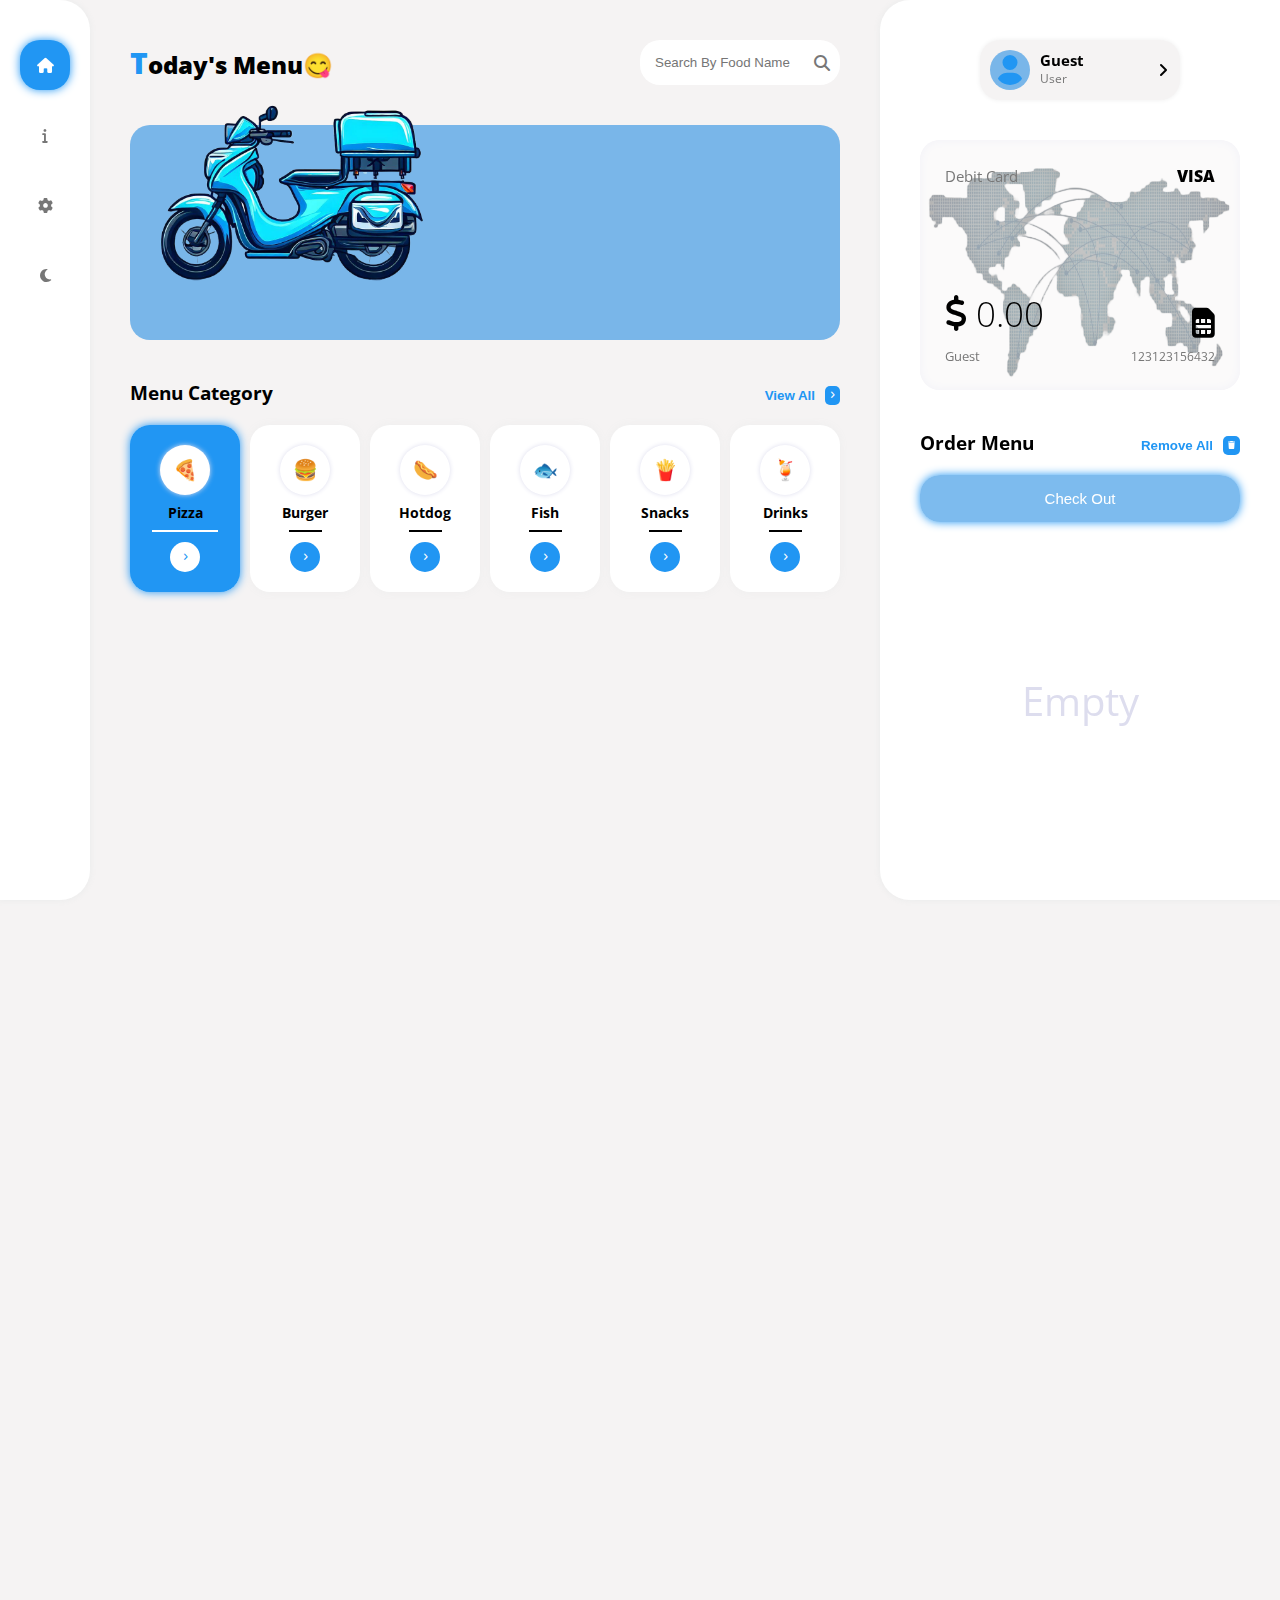
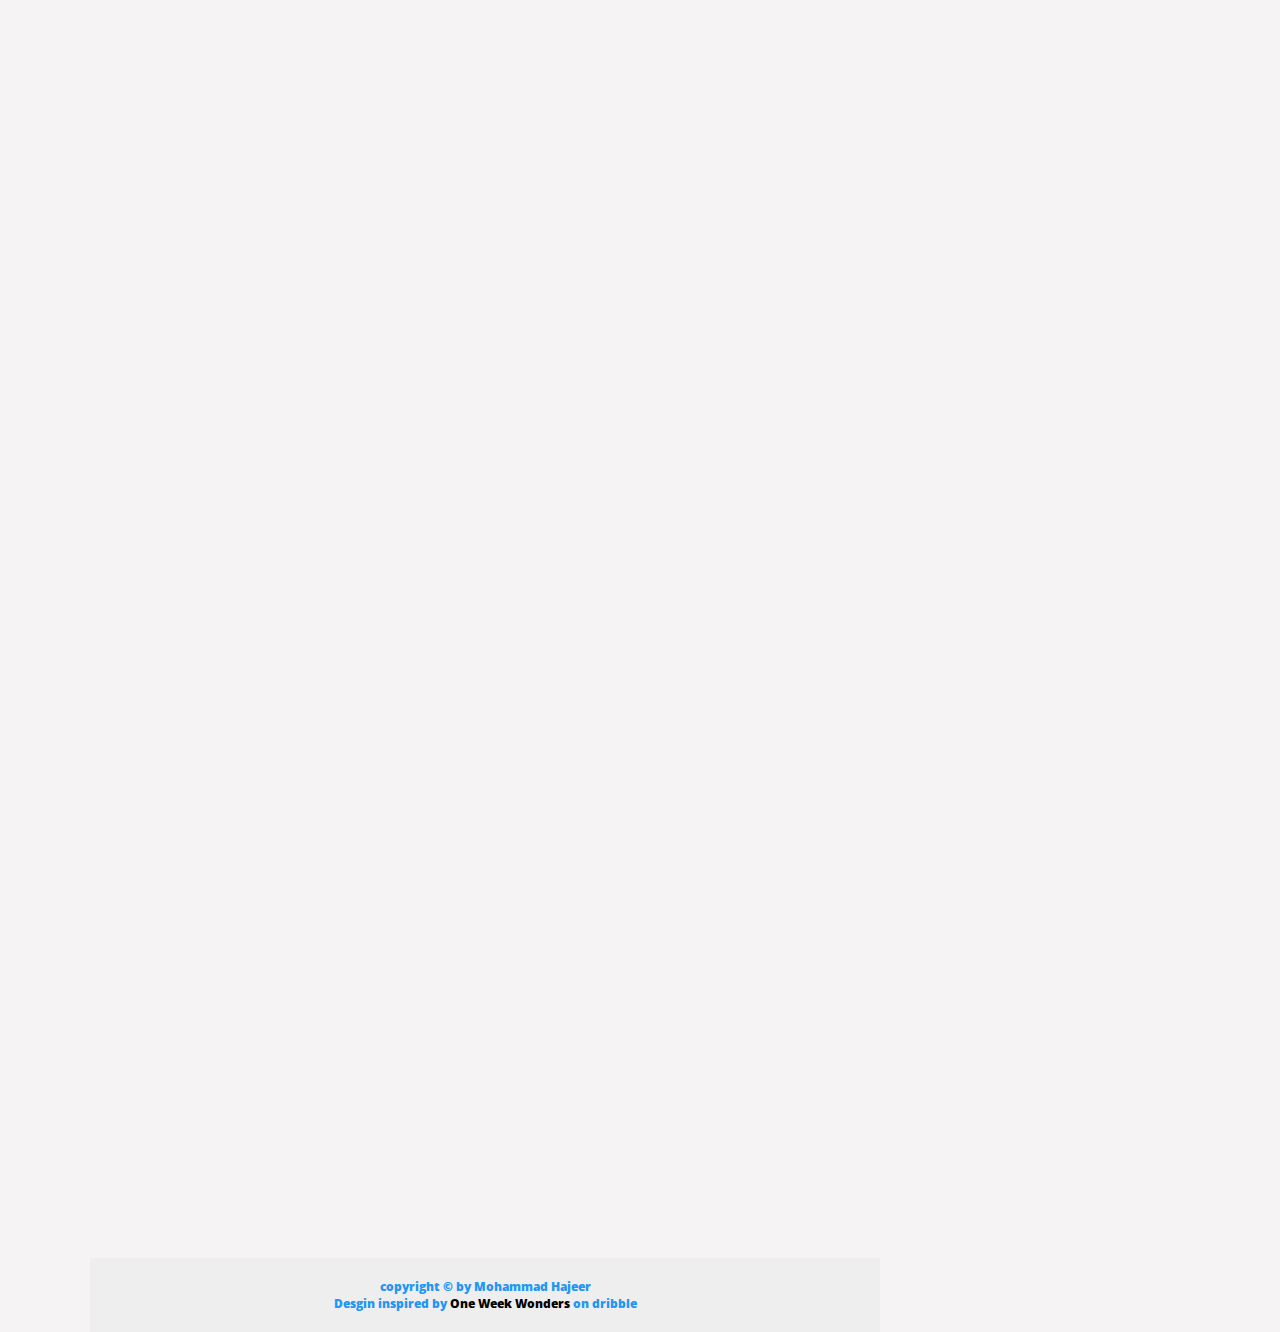
<file: index.html>
<!DOCTYPE html>
<html lang="en">

<head>
  <meta charset="UTF-8" />
  <meta http-equiv="X-UA-Compatible" content="IE=edge" />
  <meta name="viewport" content="width=device-width, initial-scale=1.0" />
  <link rel="icon" type="image/png" sizes="32x32" href="./images/Website-logo.svg">
  <link rel="stylesheet" href="./css/all.min.css" />
  <link rel="stylesheet" href="./css/style.css" />
  <link rel="preconnect" href="https://fonts.googleapis.com" />
  <link rel="preconnect" href="https://fonts.gstatic.com" crossorigin />
  <link href="https://fonts.googleapis.com/css2?family=Open+Sans:wght@600;700;800&display=swap" rel="stylesheet" />
  <title>Dashboard</title>
</head>

<body class="backdrop-bg prevent-scroll">
  <!-- Start Loader -->
  <div id="loader"></div>
  <!-- End Loader -->
  <!-- Start Navigation -->
  <div class="navigation">
    <ul class="links">
      <li>
        <a data-text="Home" class="active" href="index.html">
          <i class="fa fa-home"></i>
        </a>
      </li>
      <li>
        <a data-text="Features" href="features.html">
          <i class="fa fa-info"></i>
        </a>
      </li>
      <li>
        <a data-text="Settings" href="settings.html" class="guest">
          <i class="fa fa-gear"></i>
        </a>
      </li>
      <li>
        <button href="#" id="themeSwitcher">
          <i class="fa fa-moon"></i>
        </button>
      </li>
    </ul>
    <button id="logout" href="#">
      <i class="fa-solid fa-right-from-bracket"></i>
    </button>
  </div>
  <!-- End Navigation -->
  <!-- Start content -->
  <div class="content home">
    <div class="header">
      <h2>
        Today's Menu&#128523;
        <button class="open-cart button-style">
          <i class="fa fa-arrow-right"></i>
        </button>
      </h2>
      <div class="search-box">
        <input type="text" placeholder="Search By Food Name" id="search" />
        <label for="search">
          <i class="fa fa-search"></i>
        </label>
      </div>
    </div>
    <div class="welcome-box">
      <img src="./images/Delivery-Desgin-Image.png" alt="Motor-cycle-image" />
      <div class="text">
        <h3>Hello <span class="user-name">Guest</span>,</h3>
        <p>
          Read about what our website can do in the
          <span>Features</span> section
        </p>
        <a href="features.html" class="button-style">Read Now!</a>
      </div>
    </div>
    <div class="menu">
      <div class="title">
        <h3>Menu Category</h3>
        <button class="view-all all-foods">
          View All
          <span><i class="fa-solid fa-angle-right"></i></span>
        </button>
      </div>
      <div class="categories">
        <div class="category active">
          <span class="emoji">&#127829;</span>
          <p class="name">Pizza</p>
          <span class="line"></span>
          <span><i class="fa-solid fa-angle-right"></i></span>
        </div>
        <div class="category">
          <span class="emoji">&#127828;</span>
          <p class="name">Burger</p>
          <span class="line"></span>
          <span><i class="fa-solid fa-angle-right"></i></span>
        </div>
        <div class="category">
          <span class="emoji">&#127789;</span>
          <p class="name">Hotdog</p>
          <span class="line"></span>
          <span><i class="fa-solid fa-angle-right"></i></span>
        </div>
        <div class="category">
          <span class="emoji">&#128031;</span>
          <p class="name">Fish</p>
          <span class="line"></span>
          <span><i class="fa-solid fa-angle-right"></i></span>
        </div>
        <div class="category">
          <span class="emoji">&#127839;</span>
          <p class="name">Snacks</p>
          <span class="line"></span>
          <span><i class="fa-solid fa-angle-right"></i></span>
        </div>
        <div class="category">
          <span class="emoji">&#127865;</span>
          <p class="name">Drinks</p>
          <span class="line"></span>
          <span><i class="fa-solid fa-angle-right"></i></span>
        </div>
        <div class="category fav">
          <span class="emoji">
            <i class="fa fa-heart"></i>
          </span>
          <p class="name">Favourits</p>
        </div>
      </div>
    </div>
    <div class="foods">
      <p id="message">Empty</p>
    </div>
    <button id="scrollButton" class="button-style">
      <i class="fa fa-arrow-circle-up"></i>
    </button>
    <!-- Start Footer -->
    <div id="footer">
      copyright &copy; by Mohammad Hajeer
      <p>Desgin inspired by <a href="https://dribbble.com/OWWStudio">One Week Wonders</a> on dribble</p>
    </div>
    <!-- End Footer -->
  </div>
  <!-- End content -->
  <!-- Start Cart -->
  <div class="cart">
    <button class="close-cart button-style">
      <i class="fa fa-arrow-left"></i>
    </button>
    <div class="user-profile">
      <div class="profile">
        <img id="profileImage" src="./images/guest-pic.svg" alt="Profile Image" />
        <div class="text">
          <h4 class="user-name">Guest</h4>
          <p>User</p>
        </div>
      </div>
      <i class="fa-solid fa-angle-down"></i>
    </div>
    <div class="signup-form form">
      <h2>SignUp</h2>
      <form>
        <div>
          <label for="firstName">First Name</label>
          <div>
            <input data-match="\w+" id="firstName" type="text" placeholder="ex: Khodor" />
            <i class="fa fa-user"></i>
            <i class="fa fa-warning"></i>
          </div>
        </div>
        <div>
          <label for="lastName">Last Name</label>
          <div>
            <input data-match="" id="lastName" type="text" placeholder="ex: Hajeer" />
            <i class="fa fa-user"></i>
            <i class="fa fa-warning"></i>
          </div>
        </div>
        <div>
          <label for="signupEmail">Email</label>
          <div>
            <input data-match="\w+@gmail.com" id="signupEmail" type="email" placeholder="ex: hello@gmail.com" />
            <i class="fa fa-envelope"></i>
            <i class="fa fa-warning"></i>
          </div>
        </div>
        <div>
          <label for="signupPassword">Password</label>
          <div>
            <input data-match="\w+" id="signupPassword" type="password" placeholder="ex: 123@3As" />
            <i class="fa fa-lock"></i>
            <i class="fa fa-warning"></i>
          </div>
        </div>
        <button class="signup-button button-style">SignUp</button>
        <p>
          Already have an account ? <a id="loginSwitcher" href="#">Login</a>
        </p>
      </form>
    </div>
    <div class="login-form form">
      <h2>Login</h2>
      <form>
        <div>
          <label for="loginEmail">Email</label>
          <div>
            <input id="loginEmail" type="email" placeholder="Email" />
            <i class="fa fa-envelope"></i>
            <i class="fa fa-warning"></i>
          </div>
        </div>
        <div>
          <label for="loginPassword">Password</label>
          <div>
            <input id="loginPassword" type="password" placeholder="Password" />
            <i class="fa fa-lock"></i>
            <i class="fa fa-warning"></i>
          </div>
        </div>
        <button class="login-button button-style">Login</button>
        <a id="signupSwitcher" href="#"><i class="fa fa-arrow-left"></i> Signup</a>
      </form>
    </div>
    <div class="debit-card">
      <div class="title">
        <p>Debit Card</p>
        <p>Visa</p>
      </div>
      <div class="details">
        <div class="amount">
          <p>
            <i class="fa-solid fa-dollar-sign"></i>
            <span id="money">0.00</span>
          </p>
          <p class="user-name">Guest</p>
        </div>
        <div class="serial-nb">
          <i class="fa-solid fa-sim-card"></i>
          <p class="number">123123156432</p>
        </div>
      </div>
    </div>
    <div class="menu">
      <div class="title">
        <h3>Order Menu</h3>
        <button class="view-all" id="remove-all">
          Remove All
          <span><i class="fa fa-trash"></i></span>
        </button>
      </div>
      <button class="checkout-button button-style" id="check">Check Out</button>
      <div class="orders"></div>
    </div>
  </div>
  <!-- End Cart -->

  <script src="./JavaScript/common.js" type="module"></script>
  <script src="./JavaScript/menu.js" type="module"></script>
</body>

</html>
</file>
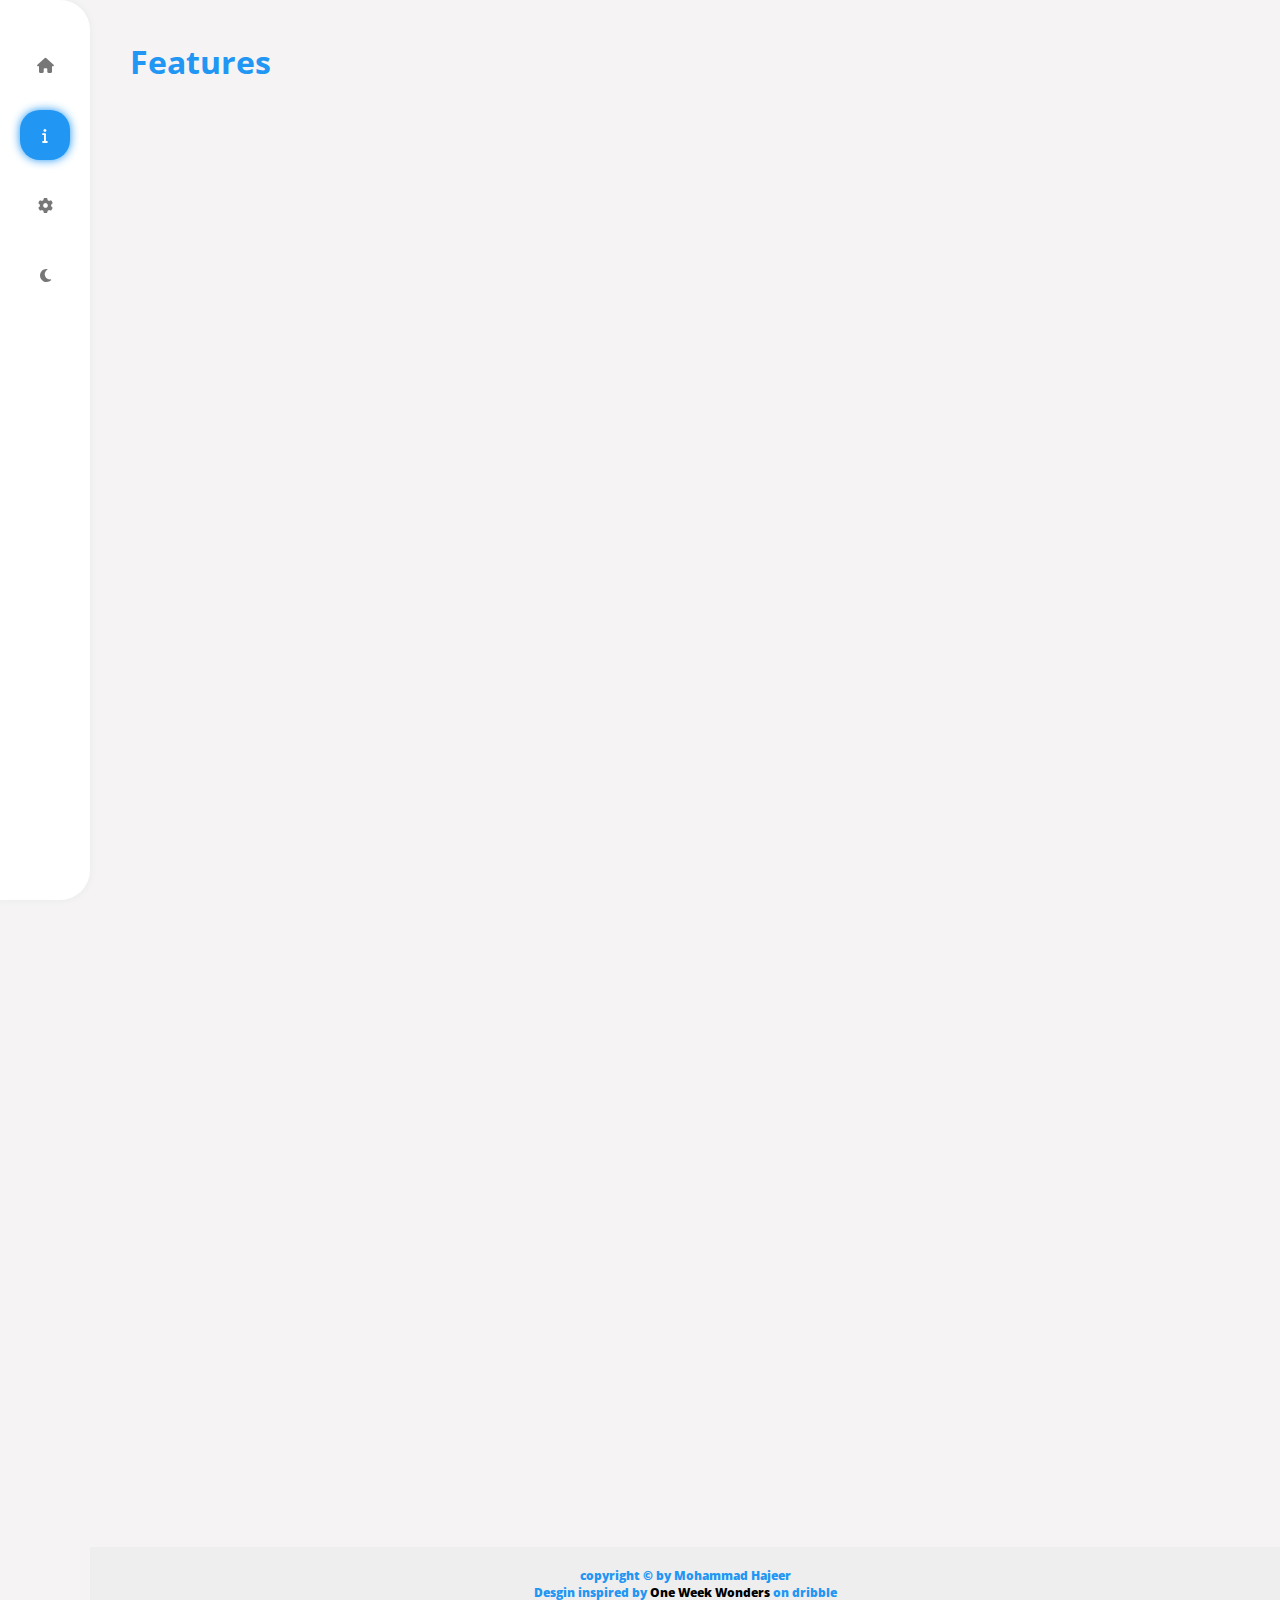
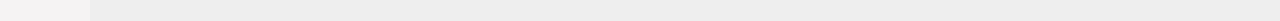
<file: features.html>
<!DOCTYPE html>
<html lang="en">

<head>
    <meta charset="UTF-8">
    <meta http-equiv="X-UA-Compatible" content="IE=edge">
    <meta name="viewport" content="width=device-width, initial-scale=1.0">
    <link rel="icon" type="image/png" sizes="32x32" href="./images/Website-logo.svg">
    <link rel="stylesheet" href="./css/all.min.css" />
    <link rel="stylesheet" href="./css/style.css" />
    <link rel="preconnect" href="https://fonts.googleapis.com">
    <link rel="preconnect" href="https://fonts.gstatic.com" crossorigin>
    <link href="https://fonts.googleapis.com/css2?family=Open+Sans:wght@600;700;800&display=swap" rel="stylesheet">
    <title>Features</title>
</head>

<body class="backdrop-bg prevent-scroll">
    <!-- Start Loader -->
    <div id="loader"></div>
    <!-- End Loader -->
    <!-- Start Navigation -->
    <div class="navigation">
        <ul class="links">
            <li>
                <a data-text="Home" href="index.html">
                    <i class="fa fa-home"></i>
                </a>
            </li>
            <li>
                <a data-text="Features" class="active" href="features.html">
                    <i class="fa fa-info"></i>
                </a>
            </li>
            <li>
                <a data-text="Settings" href="settings.html" class="guest">
                    <i class="fa fa-gear"></i>
                </a>
            </li>
            <li>
                <button id="themeSwitcher">
                    <i class="fa fa-moon"></i>
                </button>
            </li>
        </ul>
        <button id="logout" href="#">
            <i class="fa-solid fa-right-from-bracket"></i>
        </button>
    </div>
    <!-- End Navigation -->
    <!-- Start Content -->
    <div class="content features">
        <h1 class="page-title">Features</h1>
        <div class="features-container"></div>
        <button id="scrollButton" class="button-style">
            <i class="fa fa-arrow-circle-up"></i>
        </button>
        <!-- Start Footer -->
        <div id="footer">
            copyright &copy; by Mohammad Hajeer
            <p>Desgin inspired by <a href="https://dribbble.com/OWWStudio">One Week Wonders</a> on dribble</p>
        </div>
        <!-- End Footer -->
    </div>
    <!-- End Content -->
    <script src="./JavaScript/common.js" type="module"></script>
    <script src="./JavaScript/features.js" type="module"></script>
</body>

</html>
</file>
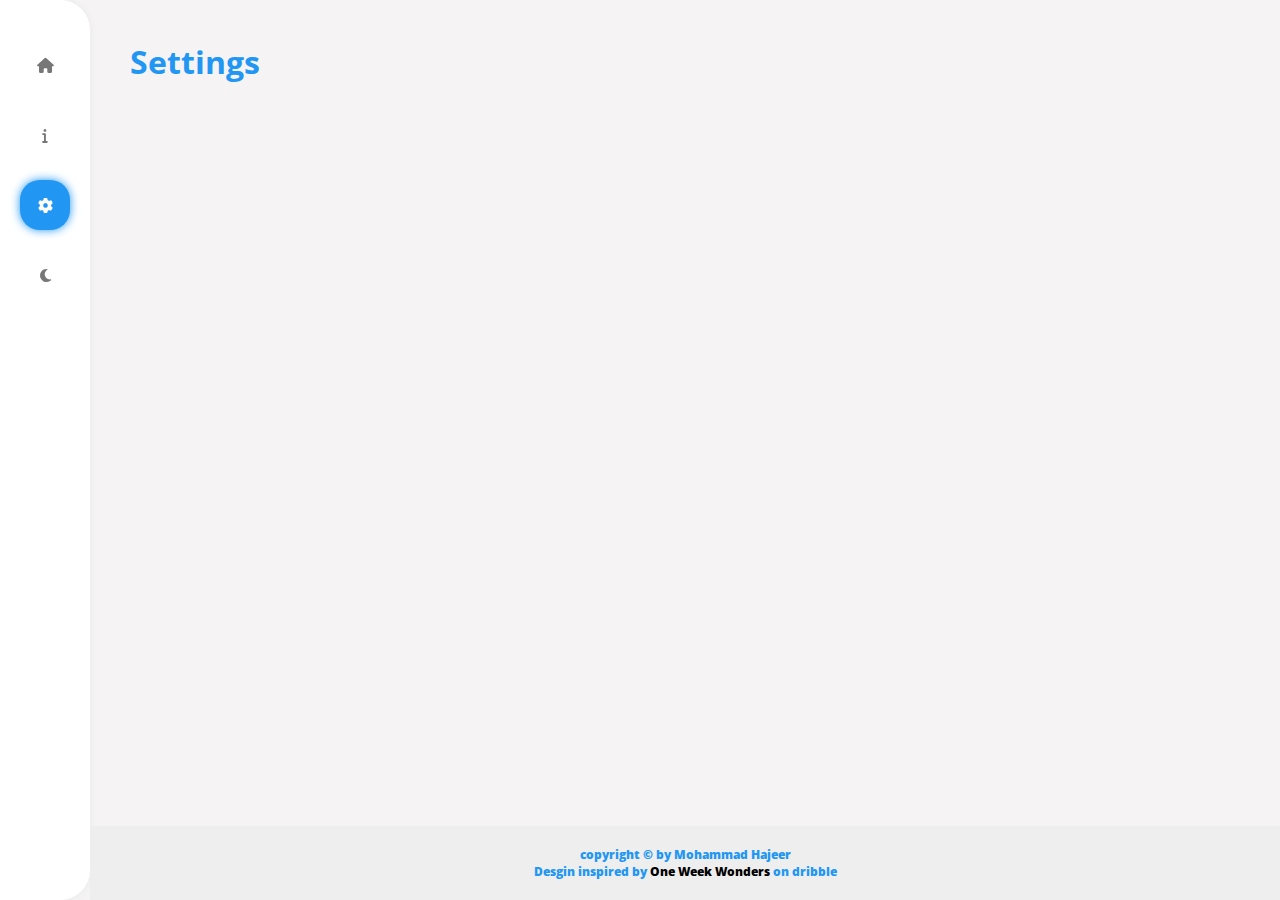
<file: settings.html>
<!DOCTYPE html>
<html lang="en">

<head>
    <meta charset="UTF-8">
    <meta http-equiv="X-UA-Compatible" content="IE=edge">
    <meta name="viewport" content="width=device-width, initial-scale=1.0">
    <link rel="icon" type="image/png" sizes="32x32" href="./images/Website-logo.svg">
    <link rel="stylesheet" href="./css/all.min.css" />
    <link rel="stylesheet" href="./css/style.css" />
    <link rel="preconnect" href="https://fonts.googleapis.com">
    <link rel="preconnect" href="https://fonts.gstatic.com" crossorigin>
    <link href="https://fonts.googleapis.com/css2?family=Open+Sans:wght@600;700;800&display=swap" rel="stylesheet">
    <title>Settings</title>
</head>

<body class="backdrop-bg prevent-scroll">
    <!-- Start Loader -->
    <div id="loader"></div>
    <!-- End Loader -->
    <!-- Start Navigation -->
    <div class="navigation">
        <ul class="links">
            <li>
                <a data-text="Home" href="index.html">
                    <i class="fa fa-home"></i>
                </a>
            </li>
            <li>
                <a data-text="Features" href="features.html">
                    <i class="fa fa-info"></i>
                </a>
            </li>
            <li>
                <a data-text="Settings" class="active" href="settings.html">
                    <i class="fa fa-gear"></i>
                </a>
            </li>
            <li>
                <button id="themeSwitcher">
                    <i class="fa fa-moon"></i>
                </button>
            </li>
        </ul>
        <button id="logout" href="#">
            <i class="fa-solid fa-right-from-bracket"></i>
        </button>
    </div>
    <!-- End Navigation -->
    <!-- Start Content -->
    <div class="content settings">
        <h1 class="page-title">Settings</h1>
        <div class="settings-container">
            <div class="general-info-box">
                <div>
                    <div class="title">
                        <h2>General Info</h2>
                        <p>General information about your account</p>
                    </div>
                    <div class="informations">
                        <div class="info">
                            <span>First Name</span>
                            <div class="input-container">
                                <input type="text" placeholder="First Name">
                            </div>
                        </div>
                        <div class="info">
                            <span>Last Name</span>
                            <div class="input-container">
                                <input type="text" placeholder="Last Name">
                            </div>
                        </div>
                        <div class="info">
                            <span>Email</span>
                            <div class="email">
                                <div class="input-container">
                                    <input type="text" placeholder="o@nn.sa">
                                </div>
                            </div>
                        </div>
                        <div class="info">
                            <span>Password</span>
                            <div class="password">
                                <div class="input-container">
                                    <input type="password" placeholder="***">
                                </div>
                            </div>
                        </div>
                        <button id="updateButton">Update Profile</button>
                    </div>
                </div>
                <div class="profile-pic">
                    <img src="images/guest-pic.svg" alt="profile-Img" id="profileImage">
                    <input style="display: none;" type="file" name="" id="choose-img" accept="image/*">
                    <label for="choose-img" class="button-style" id="choose-img-button">
                        <i class="fa fa-edit"></i> Change
                    </label>
                </div>
            </div>
            <div class="orders-box">
                <div class="title">
                    <h2>Orders History
                        <button id="clear-history">
                            <i class="fa fa-trash"></i>
                            Clear History
                        </button>
                    </h2>
                    <p>All food items you bought since your first login</p>
                </div>
                <div class="orders">
                    <p id="message">
                        Empty
                    </p>
                </div>
            </div>
        </div>
        <button id="scrollButton" class="button-style">
            <i class="fa fa-arrow-circle-up"></i>
        </button>
        <!-- Start Footer -->
        <div id="footer">
            copyright &copy; by Mohammad Hajeer
            <p>Desgin inspired by <a href="https://dribbble.com/OWWStudio">One Week Wonders</a> on dribble</p>
        </div>
        <!-- End Footer -->
    </div>
    <!-- End Content -->
    <script src="./JavaScript/common.js" type="module"></script>
    <script src="./JavaScript/settings.js" type="module"></script>
</body>

</html>
</file>
<file: css/style.css>
/* Start Global Rules */
:root {
  --main-color: #2196f3;
  --alt-main-color: #1786e08f;
  --margin: 40px;
  --padding: 40px;
  --dimmed-text-color: #777;
  --text-color: black;
  --bg-color: rgb(255, 255, 255);
  --alt-bg-color: rgb(245, 243, 243);
  --bg-backdrop: rgba(255, 255, 255, 0.6);
  --border-rad: 20px;
  --box-shadow: #eee;
  --box-bg: #dde;
}

* {
  margin: 0;
  padding: 0;
  -webkit-box-sizing: border-box;
  -moz-box-sizing: border-box;
  box-sizing: border-box;
}

::-webkit-scrollbar {
  width: 15px;
}
::-webkit-scrollbar-thumb {
  background-color: var(--main-color);
}
::-webkit-scrollbar-track {
  background-color: var(--alt-main-color);
}
::selection {
  background-color: var(--main-color);
  color: var(--bg-color);
}

html {
  scroll-behavior: smooth;
}

body {
  font-family: "Open Sans", sans-serif;
  background-color: var(--alt-bg-color);
  position: relative;
}
body.dark-mode {
  --dimmed-text-color: #777;
  --bg-color: #202020;
  --alt-bg-color: #232323;
  --bg-backdrop: rgba(32, 32, 32, 0.6);
  --box-shadow: #202020;
  --text-color: white;
  --box-bg: rgb(56, 56, 56);
}
body.backdrop-bg::before {
  content: "";
  position: absolute;
  inset: 0;
  background-color: rgba(32, 32, 32, 0.6);
  transition: 0.3s;
  z-index: 1000;
}
body.prevent-scroll {
  overflow: hidden;
}
ul {
  list-style: none;
}

a {
  text-decoration: none;
  cursor: pointer;
}
/* End Global Rules */
/* Start Components */
.button-style {
  color: white;
  background-color: var(--main-color);
  padding: 10px 25px;
  border: none;
  border-radius: var(--border-rad);
  display: flex;
  justify-content: center;
  align-items: center;
  width: fit-content;
  font-size: 15px;
  box-shadow: 0 0 10px var(--main-color);
  transition: 0.3s;
  cursor: pointer;
}
.button-style:hover {
  opacity: 0.7;
}

#message {
  color: var(--box-bg);
  font-size: 40px;
  position: absolute;
  top: 50%;
  right: 50%;
  transform: translate(50%, -50%);
  animation: message-moves linear 5s infinite;
}
/* End Components */
/* Start Loader */
#loader {
  width: 150px;
  height: 150px;
  color: var(--text-color);
  background-color: var(--bg-color);
  box-shadow: 0 0 40px var(--main-color) inset;
  padding: 20px;
  position: fixed;
  top: 50%;
  left: 50%;
  transform: translate(-50%, -50%);
  z-index: 9999;
  animation: loader 2s linear infinite;
}
@keyframes loader {
  0% {
    transform: translate(-50%, -50%) rotate(0);
    border-radius: 0;
  }
  25% {
    transform: translate(-50%, -50%) rotate(90deg);
    border-radius: 10%;
  }
  50% {
    transform: translate(-50%, -50%) rotate(180deg);
    border-radius: 20%;
  }
  75% {
    transform: translate(-50%, -50%) rotate(270deg);
    border-radius: 50%;
  }
  100% {
    transform: translate(-50%, -50%) rotate(360deg);
    border-radius: 0;
  }
}
/* End Loader */
/* Start Popup Boxes */
.logout-confirmation-box,
.login-advice-box {
  position: fixed;
  top: 50%;
  left: 50%;
  transform: translate(-50%, -50%);
  width: 350px;
  background-color: var(--bg-color);
  padding: var(--padding);
  border-radius: var(--border-rad);
  color: var(--text-color);
  box-shadow: 0 0 5px var(--main-color) inset;
  text-align: center;
  line-height: 1.7;
  z-index: 1000;
  animation: show 0.1s linear forwards;
}
@media (max-width: 767px) {
  .logout-confirmation-box,
  .login-advice-box {
    width: 90%;
    padding: var(--padding) 10px;
  }
}
.logout-confirmation-box h2,
.login-advice-box h2 {
  color: var(--main-color);
}
.logout-confirmation-box .buttons {
  display: flex;
  justify-content: space-around;
  align-items: center;
  margin-top: 10px;
  gap: 20px;
}
@media (max-width: 767px) {
  .logout-confirmation-box .buttons {
    justify-content: center;
  }
}
.logout-confirmation-box .buttons button {
  border-radius: 10px;
}

.login-advice-box button:first-of-type {
  margin: 10px auto;
  gap: 10px;
}
.login-advice-box button:last-of-type {
  position: absolute;
  right: 50%;
  bottom: 0;
  padding: 0;
  text-align: center;
  background-color: var(--alt-bg-color);
  height: 50px;
  width: 50px;
  border-radius: 50%;
  transform: translate(50%, 50%);
  color: var(--main-color);
}
/* End Popup Boxes */
/* Start Navigation */
.navigation {
  height: 100vh;
  position: fixed;
  left: 0;
  top: 0;
  padding: var(--padding) 20px;
  display: flex;
  flex-direction: column;
  align-items: center;
  justify-content: space-between;
  background-color: var(--bg-color);
  border-radius: 0 30px 30px 0;
  box-shadow: 0 0 5px 2px var(--box-shadow);
  z-index: 999;
}
@media (max-width: 767px) {
  .navigation {
    width: 320px;
    max-width: 100%;
    padding: 20px;
    height: fit-content;
    top: auto;
    bottom: 50px;
    border-radius: var(--border-rad);
    flex-direction: row;
    justify-content: center;
    gap: 15px;
    left: 50%;
    transform: translateX(-50%);
  }
}
.navigation .links {
  display: flex;
  flex-direction: column;
  justify-content: space-around;
  gap: 20px;
}
@media (max-width: 767px) {
  .navigation .links {
    flex-direction: row;
    flex: 1;
    gap: 15px;
  }
}
.navigation .links li a,
.navigation .links li button {
  display: block;
  width: 50px;
  height: 50px;
  display: flex;
  justify-content: center;
  align-items: center;
  border-radius: 50%;
  color: var(--dimmed-text-color);
  transition: 0.3s;
  font-size: 15px;
  position: relative;
  border: none;
  background: none;
  cursor: pointer;
  z-index: 1;
}
.navigation .links li a.guest {
  pointer-events: none;
}
.navigation .links li a:hover,
.navigation .links li button:hover,
.navigation .links li a.active,
.navigation .links li button.active {
  color: white;
}
.navigation .links li a::before,
.navigation .links li button::before {
  content: "";
  position: absolute;
  inset: 0;
  background-color: var(--main-color);
  box-shadow: 0 0 10px var(--main-color);
  border-radius: var(--border-rad);
  z-index: -1;
  transform: scale(0);
  transition: 0.3s;
}
.navigation .links li:last-child button::before {
  background-color: var(--box-bg);
  box-shadow: 0 0 10px var(--box-bg);
}
.navigation .links li a:hover::before,
.navigation .links li button:hover::before {
  transform: scale(1);
}
.navigation .links li a.active::before,
.navigation .links li button.active::before {
  transform: scale(1);
}
@media (max-width: 767px) {
  .navigation .links li a,
  .navigation .links li button {
    width: 30px;
    height: 30px;
  }
}
.navigation #logout {
  color: var(--main-color);
  font-size: 20px;
  font-weight: bold;
  background: none;
  border: none;
  cursor: pointer;
}
/* End Navigation */
/* Start Content */
.content {
  min-height: 100vh;
  margin-left: 90px;
  padding: var(--padding) var(--padding) 80px;
  transition: margin 1s;
  position: relative;
}
.content #footer {
  background-color: var(--box-shadow);
  position: absolute;
  bottom: 0;
  left: 0;
  width: 100%;
  padding: 20px;
  text-align: center;
  color: var(--main-color);
  font-size: 12px;
  font-weight: 800;
  z-index: 11;
}
.content #footer a {
  color: var(--text-color);
  cursor: pointer;
}
.content .page-title {
  margin-bottom: 20px;
  color: var(--main-color);
}
.content.home {
  margin-right: 400px;
}
@media (max-width: 1200px) {
  .content.home {
    margin-right: 0;
  }
}
@media (max-width: 767px) {
  .content {
    margin-left: 0;
    padding: 20px 20px 150px;
  }
}
.content.home .header {
  display: flex;
  align-items: center;
  justify-content: space-between;
}
.content.home .header h2 {
  font-weight: 800;
  color: var(--text-color);
}
.content.home .header h2::first-letter {
  color: var(--main-color);
  font-size: 30px;
}
@media (max-width: 1200px) {
  .content.home .header {
    flex-direction: column;
    align-items: flex-end;
    gap: 10px;
  }
  .content.home .header h2 {
    width: 100%;
    display: flex;
    align-items: center;
    justify-content: space-between;
  }
}
.content.home .header h2 .open-cart {
  width: 60px;
  height: 60px;
  padding: 0px;
  box-shadow: none;
  font-size: 20px;
  color: var(--text-color);
  background: var(--bg-color);
}
@media (min-width: 1200px) {
  .content.home .header h2 .open-cart {
    display: none;
  }
}
.content.home .header .search-box {
  position: relative;
}
.content.home .header .search-box input {
  padding: 15px;
  padding-right: 35px;
  border-radius: var(--border-rad);
  background-color: var(--bg-color);
  border: none;
  width: 200px;
  transition: width 0.3s;
  color: var(--text-color);
}
.content.home .header .search-box input:focus {
  outline: none;
  width: 250px;
}
.content.home .header .search-box input::placeholder {
  transition: 0.3s;
}
.content.home .header .search-box input:focus::placeholder {
  opacity: 0;
}
.content.home .header .search-box i {
  position: absolute;
  right: 10px;
  top: 50%;
  transform: translateY(-50%);
  color: var(--dimmed-text-color);
  cursor: text;
}

.content.home .welcome-box {
  background-color: var(--alt-main-color);
  border-radius: var(--border-rad);
  margin-top: var(--margin);
  padding: var(--padding);
  position: relative;
  display: flex;
  justify-content: flex-end;
  align-items: center;
}
@media (max-width: 1200px) {
  .content.home .welcome-box {
    justify-content: space-between;
    flex-direction: column;
  }
}
.content.home .welcome-box img {
  height: 150%;
  position: absolute;
  top: -40%;
  left: 0;
  animation: car-move 1s linear forwards;
  transition: 0.3s;
}
@media (max-width: 1200px) {
  .content.home .welcome-box img {
    position: static;
    width: 100%;
    top: 50%;
  }
}
@media (max-width: 767px) {
  .content.home .welcome-box img {
    width: 100%;
  }
}
.content.home .welcome-box .text {
  line-height: 1.7;
}
.content.home .welcome-box .text h3 {
  opacity: 0;
  font-size: 25px;
  font-weight: 700;
  animation: text-move 1s linear forwards;
  animation-delay: 1s;
  color: var(--text-color);
}
.content.home .welcome-box .text p {
  opacity: 0;
  color: var(--bg-color);
  animation: text-move 1s linear forwards;
  animation-delay: 2s;
}
.content.home .welcome-box .text p span {
  color: var(--main-color);
  font-weight: bold;
}
.content.home .welcome-box .text a {
  opacity: 0;
  margin-top: 20px;
  animation: text-move 1s linear forwards;
  animation-delay: 2s;
}

.content.home .menu {
  margin-top: var(--margin);
  display: flex;
  flex-direction: column;
  gap: 20px;
}
.menu .title {
  display: flex;
  align-items: flex-end;
  justify-content: space-between;
}
.menu .title h3 {
  font-weight: 700;
  color: var(--text-color);
}
.menu .title .view-all {
  color: var(--main-color);
  border: none;
  background: none;
  display: flex;
  align-items: center;
  gap: 10px;
  font-weight: bold;
  cursor: pointer;
}
.menu .title .view-all span {
  background-color: var(--main-color);
  color: var(--bg-color);
  padding: 5px;
  font-size: 8px;
  border-radius: 5px;
}
.content.home .menu .categories {
  display: flex;
  flex-wrap: wrap;
  gap: 10px;
}
.content.home .menu .category {
  min-width: 100px;
  flex: 1;
  background-color: var(--bg-color);
  padding: calc(var(--padding) - 20px) 0;
  text-align: center;
  line-height: 2.5;
  border-radius: var(--border-rad);
  cursor: pointer;
  transition: 0.3s;
  box-shadow: 0 0 10px var(--box-shadow);
  position: relative;
  overflow: hidden;
  z-index: 1;
}
.content.home .menu .category:hover,
.content.home .menu .category.active {
  box-shadow: 0 0 10px var(--main-color);
}
.content.home .menu .category::before {
  content: "";
  position: absolute;
  inset: 0;
  background-color: var(--main-color);
  transform: scale(0);
  opacity: 0;
  z-index: -1;
  transition: 0.3s;
}
.content.home .menu .category:hover::before,
.content.home .menu .category.active::before {
  opacity: 1;
  transform: scale(1);
  box-shadow: 0 0 10px var(--main-color);
}
.content.home .menu .category .emoji {
  background-color: var(--bg-color);
  box-shadow: 0 0 5px var(--box-bg);
  display: block;
  margin: 0 auto;
  width: 50px;
  height: 50px;
  border-radius: 50%;
  font-size: 20px;
}
.content.home .menu .category p {
  font-size: 14px;
  font-weight: bold;
  color: var(--text-color);
}
.content.home .menu .category:hover p,
.content.home .menu .category.active p {
  color: var(--text-color);
}
.content.home .menu .category span.line {
  display: block;
  height: 2px;
  width: 30%;
  margin: 0px auto 10px;
  background-color: var(--text-color);
  transition: 0.3s;
}
.content.home .menu .category:hover span.line,
.content.home .menu .category.active span.line {
  width: 60%;
  background-color: var(--bg-color);
}
.content.home .menu .category span:last-child {
  background-color: var(--main-color);
  display: block;
  margin: 0 auto;
  width: 30px;
  height: 30px;
  border-radius: 50%;
  display: flex;
  align-items: center;
  justify-content: center;
  color: var(--bg-color);
  font-size: 8px;
  transition: 0.3s;
}
.content.home .menu .category:hover span:last-child,
.content.home .menu .category.active span:last-child {
  background-color: var(--bg-color);
  color: var(--main-color);
}
.content.home .menu .category.fav {
  display: flex;
  flex-direction: column;
  justify-content: center;
}
.content.home .menu .category.fav .emoji {
  color: var(--main-color);
}

.foods {
  margin-top: var(--margin);
  display: grid;
  grid-template-columns: repeat(auto-fill, minmax(250px, 1fr));
  gap: 20px;
  position: relative;
  min-height: calc(100vh - 673.8px);
}
.foods .empty-food-message {
  background-color: var(--bg-color);
  border-radius: var(--border-rad);
  color: var(--text-color);
  position: absolute;
  display: flex;
  justify-content: center;
  align-items: center;
  gap: 20px;
  width: 100%;
  height: 100%;
}
.foods .empty-food-message i {
  color: var(--main-color);
  font-size: 25px;
}
.foods .food {
  position: relative;
  height: 300px;
  display: flex;
  align-items: flex-end;
  background-color: var(--box-bg);
  border-radius: var(--border-rad);
  box-shadow: 0 10px 10px var(--box-shadow);
  opacity: 0;
  animation: card 0.5s linear forwards;
  overflow: hidden;
}
.foods .food.remove-fav {
  animation: card 0.5s linear forwards, remove-fav 0.3s linear forwards;
}
.foods .food:hover {
  filter: brightness(90%);
}
/*If the user didnt signup or login*/
.foods .food.block::before {
  content: "";
  position: absolute;
  inset: 0;
  cursor: no-drop;
  z-index: 2;
}
.foods .food::after {
  content: "";
  position: absolute;
  width: 100%;
  height: 2px;
  background-color: var(--main-color);
  bottom: 0;
  left: 0;
  transform: scaleX(0);
  transition: 0.3s;
}
.foods .food:hover::after {
  transform: scaleX(1);
}
.foods .food .add-fav {
  width: 30px;
  height: 30px;
  border-radius: 50%;
  border: none;
  color: var(--dimmed-text-color);
  box-shadow: 0 0 5px #aaa;
  position: absolute;
  right: 10px;
  top: 10px;
  cursor: pointer;
  transition: 0.3s;
}
.foods .food .add-fav:hover {
  color: var(--main-color);
  box-shadow: none;
}
.foods .food .add-fav.added {
  color: white;
  box-shadow: 0 0 50px var(--main-color) inset, 0 0 5px #aaa;
}
.foods .food img {
  width: 150px;
  height: 150px;
  display: block;
  top: 20px;
  right: 50%;
  transform: translateX(50%);
  border-radius: 50%;
  position: absolute;
  padding: 10px;
  background-color: var(--box-bg);
  border: 5px solid transparent;
  border-bottom-color: var(--main-color);
  box-shadow: 0 0 5px 2px var(--bg-color) inset;
}
.foods .food .description {
  height: 70%;
  padding: 20px;
  background-color: var(--bg-color);
  border-radius: 40px 40px 20px 20px;
  width: 100%;
  margin-top: 20px;
  display: flex;
  flex-direction: column;
  justify-content: flex-end;
  gap: 5px;
}
.foods .food .description h3 {
  font-size: 18px;
  font-weight: 600;
  color: var(--text-color);
}
.foods .food .description .food-details {
  display: flex;
  justify-content: space-between;
  align-items: center;
}
.foods .food .description .stars {
  color: var(--main-color);
  font-size: 15px;
}
.foods .food .description .price {
  font-size: 12px;
  color: var(--main-color);
  font-weight: 700;
}
.foods .food .description .price .amount {
  font-size: 20px;
  color: var(--text-color);
}
.foods .food .description .add-button {
  background-color: var(--main-color);
  color: white;
  width: 40px;
  height: 40px;
  border-radius: 50%;
  border: none;
  transition: 0.3s;
  cursor: pointer;
}
.foods .food .description .add-button:hover {
  transform: rotate(90deg);
}
#scrollButton {
  position: fixed;
  bottom: 50px;
  right: 40px;
  width: 50px;
  height: 50px;
  font-size: 20px;
  display: none;
  z-index: 1000;
}
@media (min-width: 1200px) {
  .content.home #scrollButton {
    right: 440px;
  }
}
@media (max-width: 767px) {
  #scrollButton {
    bottom: 140px;
  }
}
/* End Content */
/* Start Cart */
.cart {
  position: fixed;
  height: 100vh;
  right: 0;
  top: 0;
  background-color: var(--bg-color);
  width: 400px;
  border-radius: 30px 0 0 30px;
  box-shadow: 0 0 5px 2px var(--box-shadow);
  transition: 0.5s;
  padding: var(--padding);
  z-index: 999;
}
.cart.opens {
  right: 0;
}
@media (max-width: 1200px) {
  .cart {
    right: -150%;
  }
}
@media (max-width: 767px) {
  .cart {
    width: 100%;
  }
}
.cart .close-cart {
  position: absolute;
  padding: 0;
  width: 60px;
  height: 60px;
  background-color: var(--alt-bg-color);
  box-shadow: none;
  font-size: 20px;
  color: var(--main-color);
}
@media (min-width: 1200px) {
  .cart .close-cart {
    display: none;
  }
}
.cart .user-profile {
  display: flex;
  align-items: center;
  justify-content: space-between;
  gap: 30px;
  background-color: var(--alt-bg-color);
  width: 200px;
  margin: 0 auto;
  border-radius: var(--border-rad);
  padding: 10px;
  cursor: pointer;
  box-shadow: 0 0 5px var(--box-shadow);
  transition: 0.3s;
}
@media (max-width: 1200px) {
  .cart .user-profile {
    margin: 0 0 0 auto;
  }
}
.cart .user-profile.open-close-login {
  width: 100%;
}
@media (max-width: 1200px) {
  .cart .user-profile.open-close-login {
    width: 70%;
  }
}
.cart .user-profile .profile {
  display: flex;
  gap: 10px;
}
.cart .user-profile img {
  width: 40px;
  height: 40px;
  border-radius: 50%;
  padding: 5px;
  background-color: var(--alt-main-color);
}
.cart .user-profile .text h4 {
  font-size: 15px;
  color: var(--text-color);
}
.cart .user-profile .text p {
  font-size: 12px;
  color: var(--dimmed-text-color);
}
.cart .user-profile i {
  color: var(--text-color);
  transform: rotate(-90deg);
  transition: 0.3s;
}
.cart .user-profile i.open-close {
  transform: rotate(0deg);
}

.cart .form {
  position: absolute;
  background-color: var(--alt-bg-color);
  width: 90%;
  top: 110px;
  left: 50%;
  transform: translateX(-50%);
  height: 0;
  border-radius: var(--border-rad);
  z-index: 111;
  transition: 0.3s;
  transition-delay: 0.3s;
  padding: var(--padding);
  overflow: hidden;
  opacity: 0;
}
.cart .form.signed-in {
  display: flex;
  justify-content: center;
  align-items: center;
  flex-direction: column;
  gap: 20px;
  color: var(--text-color);
}
.cart .form.signed-in i {
  color: var(--main-color);
  font-size: 100px;
}
.cart .signup-form.open-close {
  height: calc(100% - 150px);
  opacity: 1;
}
.cart .form h2 {
  text-align: center;
  color: var(--main-color);
  margin-bottom: var(--margin);
  font-size: 30px;
}
.cart .form form > div {
  display: flex;
  flex-direction: column;
  gap: 5px;
  margin-bottom: 10px;
}
.cart .form form > div label {
  color: var(--text-color);
  font-size: 13px;
}
.cart .form form > div div {
  position: relative;
  background-color: var(--bg-color);
  border-radius: calc(var(--border-rad) - 10px);
  z-index: 1;
}
.cart .form form > div div i {
  position: absolute;
  top: 0;
  height: 100%;
  width: 35px;
  display: flex;
  align-items: center;
  justify-content: center;
  transition: 0.3s;
  border-radius: 10px 0 0 10px;
  z-index: -1;
}
.cart .form form > div div i:first-of-type {
  left: 0;
  background-color: var(--alt-main-color);
  color: var(--bg-color);
}
.cart .form form > div div i:last-of-type {
  right: 0;
  color: var(--main-color);
  opacity: 0;
}
.cart .form form > div input {
  width: 100%;
  border: none;
  font-size: 15px;
  padding: 15px 40px;
  background: none;
  outline: none;
  border-radius: calc(var(--border-rad) - 10px);
  color: var(--dimmed-text-color);
  transition: 0.3s;
}
.cart .form form > div input:focus + i {
  background-color: var(--main-color);
}
.cart .form form > div input:focus {
  box-shadow: 0 0 5px var(--main-color), 0 0 5px 2px var(--alt-main-color);
  color: var(--text-color);
}
.cart .form form > div input::placeholder {
  transition: 0.3s;
}
.cart .form form > div input:focus::placeholder {
  opacity: 0;
}
.cart .form form > div div.passed input {
  box-shadow: 0 0 5px var(--main-color), 0 0 5px 2px var(--alt-main-color);
  color: var(--text-color);
}
.cart .form form > div div.passed input + i {
  background-color: var(--main-color);
}
.cart .form form > div div.error i:last-of-type {
  opacity: 1;
}
.cart .form form button {
  width: 100%;
  margin-top: 20px;
  padding: 15px 0;
}
.cart .form form > p {
  color: var(--text-color);
  margin-top: 5px;
  font-size: 13px;
  text-align: center;
}
.cart .form form a {
  color: var(--main-color);
  font-weight: 700;
}
.cart .signup-form form > div:nth-of-type(3) label span {
  display: block;
  color: var(--main-color);
}
.cart .login-form {
  opacity: 1;
  height: calc(100% - 150px);
  display: none;
}
.cart .login-form.login-on {
  display: block;
}
.cart .login-form form a {
  display: block;
  width: fit-content;
  margin: 50px auto 0;
}

.cart .debit-card {
  display: flex;
  flex-direction: column;
  justify-content: space-between;
  margin: var(--margin) auto;
  background-image: url("../images/visacard-bg.png");
  background-size: 100% 250px;
  background-color: var(--alt-bg-color);
  background-repeat: no-repeat;
  box-shadow: 0 0 10px var(--box-bg) inset;
  width: 100%;
  height: 250px;
  border-radius: var(--border-rad);
  position: relative;
  padding: calc(var(--padding) - 15px);
  z-index: 1;
}
.cart .debit-card::before {
  content: "";
  position: absolute;
  inset: 0;
  background-color: var(--bg-backdrop);
  border-radius: var(--border-rad);
  z-index: -1;
}
.cart .debit-card > div {
  display: flex;
  align-items: center;
  justify-content: space-between;
  color: var(--text-color);
}
.cart .debit-card .details {
  align-items: flex-end;
}
.cart .debit-card .title p:first-child {
  font-size: 15px;
  color: var(--dimmed-text-color);
}
.cart .debit-card .title p:last-child {
  font-weight: 800;
  text-transform: uppercase;
}
.cart .debit-card .amount p:first-child {
  font-size: 35px;
  font-weight: lighter;
  margin-bottom: 10px;
}
.cart .debit-card .amount p:last-child {
  font-size: 13px;
  color: var(--dimmed-text-color);
}
.cart .debit-card .serial-nb {
  display: flex;
  flex-direction: column;
  align-items: flex-end;
  gap: 10px;
}
.cart .debit-card .serial-nb i {
  font-size: 30px;
}
.cart .debit-card .serial-nb .number {
  font-size: 12px;
  color: var(--dimmed-text-color);
}

.cart .orders {
  margin-top: calc(var(--margin) - 20px);
  height: calc(100vh - 583.2px);
  overflow-y: auto;
  display: flex;
  flex-direction: column;
  gap: 5px;
  position: relative;
  border-radius: var(--border-rad);
}
.cart .orders::-webkit-scrollbar-thumb,
.cart .orders::-webkit-scrollbar-track {
  border-radius: var(--border-rad);
  background-color: var(--box-bg);
}
.cart .orders::-webkit-scrollbar-thumb {
  background-color: var(--bg-backdrop);
}
.cart .orders::-webkit-scrollbar {
  width: 10px;
}
.cart .orders .order {
  display: flex;
  justify-content: space-between;
  align-items: center;
  background-color: var(--alt-bg-color);
  border-radius: var(--border-rad);
}
.cart .orders .order .food-description {
  display: flex;
  align-items: center;
  gap: 10px;
}
.cart .orders .order .food-image {
  padding: 10px;
  border: 1px solid var(--box-bg);
  box-shadow: 0 0 10px var(--box-bg) inset;
  border-radius: var(--border-rad);
  width: 70px;
  height: 70px;
}
.cart .orders .order img {
  width: 100%;
  border-radius: 50%;
}
.cart .orders .order .food-name {
  font-size: 14px;
  font-weight: 700;
  color: var(--text-color);
  display: flex;
  align-items: center;
  gap: 10px;
}
.cart .orders .order .food-name p:first-child {
  white-space: nowrap;
  width: 100px;
  overflow: hidden;
}
.cart .orders .order .food-count {
  color: var(--text-color);
  font-size: 14px;
}
.cart .orders .order .food-count i,
.cart .orders .order .final-price i {
  font-size: 10px;
  color: var(--main-color);
  font-weight: 800;
}
.cart .orders .order .final-price span {
  font-size: 13px;
  font-weight: 700;
  color: var(--text-color);
}
.cart .orders .order .remove-food {
  display: flex;
}
.cart .orders .order .remove-food button {
  height: 70px;
  width: 40px;
  border: none;
  color: var(--main-color);
  background: var(--bg-backdrop);
  cursor: pointer;
  transition: 0.3s;
}
.cart .orders .order .remove-food button:first-child:hover {
  background-color: var(--box-bg);
}
.cart .orders .order .remove-food button:last-child {
  background-color: var(--alt-main-color);
  color: var(--text-color);
  border-radius: 0 15px 15px 0;
}
.cart .orders .order .remove-food button:last-child:hover {
  background-color: var(--main-color);
}
.cart .checkout-button {
  width: 100%;
  margin-top: 20px;
  padding: 15px 25px;
  background-color: var(--alt-main-color);
}
.cart .checkout-button:hover {
  background-color: var(--main-color);
  opacity: 1;
}
/* End Cart */
/* Start Cart List Order */
.cart-list-orders {
  position: fixed;
  top: 50%;
  left: 50%;
  transform: translate(-50%, -50%);
  width: 400px;
  max-width: 90%;
  height: 460.4px;
  background-color: var(--box-shadow);
  display: block;
  z-index: 1000;
  padding: var(--padding);
  border-radius: var(--border-rad);
  box-shadow: 0 0 150px var(--bg-color) inset;
  animation: show 0.2s linear forwards;
  overflow: hidden;
}
.cart-list-orders.loader {
  animation: show 0.2s linear forwards, loading 0.3s linear forwards;
}
.cart-list-orders::before {
  content: "\f07a";
  font-family: "Font Awesome 5 Free";
  font-weight: 800;
  font-size: 200px;
  position: absolute;
  color: var(--alt-main-color);
  top: 50%;
  left: 50%;
  transform: translate(-50%, -50%);
  filter: blur(10px);
  z-index: -1;
}
.cart-list-orders .progress-bar {
  position: absolute;
  height: 100%;
  background-color: var(--main-color);
  left: 0;
  top: 50%;
  transform: translateY(-50%);
  width: 0%;
  transition: 0.5s;
}
.cart-list-orders .menu {
  color: var(--main-color);
  cursor: pointer;
  display: flex;
  align-items: center;
  gap: 15px;
  padding-bottom: 10px;
  border-bottom: 1px solid var(--main-color);
}
.cart-list-orders .title {
  margin-top: 20px;
  color: var(--text-color);
}
.cart-list-orders .title p {
  font-size: 13px;
}
.cart-list-orders .title p span {
  color: var(--main-color);
}
.cart-list-orders .food-container {
  margin-top: 20px;
  display: flex;
  flex-direction: column;
  gap: 10px;
  height: 200px;
  overflow-y: auto;
}
.cart-list-orders .food-container::-webkit-scrollbar-thumb,
.cart-list-orders .food-container::-webkit-scrollbar-track {
  border-radius: 0 20px 20px 0;
}
.cart-list-orders .food-container .food-order {
  display: flex;
  justify-content: space-between;
  align-items: center;
  padding: 10px;
  background-color: var(--bg-backdrop);
  box-shadow: 0 0 10px var(--box-bg) inset;
  border-radius: var(--border-rad) 0 0 var(--border-rad);
}
.cart-list-orders .food-container .food-order .food-description {
  display: flex;
  gap: 10px;
  color: var(--text-color);
}
.cart-list-orders .food-container .food-order .food-description img {
  width: 60px;
  border-radius: var(--border-rad);
}
.cart-list-orders .food-container .food-order .food-description i {
  font-size: 8px;
}
.cart-list-orders .food-container .food-order .food-price {
  color: var(--main-color);
  font-weight: 800;
  display: flex;
  align-items: baseline;
  gap: 2px;
}
.cart-list-orders .food-container .food-order .food-price i {
  font-size: 10px;
}
.cart-list-orders .foot {
  margin-top: 20px;
  display: flex;
  justify-content: space-between;
  align-items: center;
}
.cart-list-orders .foot .total {
  color: var(--text-color);
}
.cart-list-orders .foot .total span {
  font-size: 20px;
  color: var(--main-color);
  font-weight: 800;
}
/* End Cart List Order */
/* Start Settings Page */
.content.settings .settings-container {
  display: flex;
  gap: 20px;
  flex-wrap: wrap;
}
.content.settings .settings-container > div {
  background-color: var(--bg-color);
  padding: 20px;
  border-radius: var(--border-rad);
  color: var(--text-color);
  flex-basis: 50%;
  flex: 1;
  opacity: 0;
  animation: card 0.5s linear forwards;
  box-shadow: 0 10px 10px var(--box-shadow);
  position: relative;
  overflow: hidden;
}
.content.settings .settings-container > div::before {
  content: "";
  position: absolute;
  height: 5px;
  width: 100%;
  background-color: var(--main-color);
  bottom: 0;
  left: 0;
}
@media (max-width: 991px) {
  .content.settings .settings-container > div {
    flex-basis: 100%;
  }
}
.content.settings > div .title p {
  color: var(--main-color);
}
.general-info-box {
  display: flex;
  align-items: center;
  flex-wrap: wrap;
  gap: 40px;
}
.general-info-box > div {
  flex-basis: 50%;
  flex: 1;
}
.general-info-box > div:first-child {
  min-width: 220px;
}
.general-info-box .profile-pic {
  display: flex;
  flex-direction: column;
  align-items: center;
  gap: 20px;
}
.general-info-box .profile-pic img {
  width: 200px;
  height: 200px;
  border-radius: 50%;
  border: 10px solid var(--box-bg);
  object-fit: cover;
  /* box-shadow: 0 0 0px 5px var(--main-color); */
}
.general-info-box .informations .info {
  display: flex;
  flex-direction: column;
  gap: 5px;
  padding: 5px 0;
}
.general-info-box .informations .info span {
  font-size: 13px;
}
.general-info-box .informations .info input {
  padding: 10px;
  border-radius: 6px;
  border: 1px solid var(--box-bg);
  font-size: 13px;
  outline: none;
  color: var(--text-color);
}
.general-info-box .informations .info input:focus {
  outline: 1px solid var(--main-color);
}
.general-info-box .informations .info input::placeholder {
  color: var(--dimmed-text-color);
}
.general-info-box
  .informations
  .info:not(:nth-child(3)):not(:nth-child(4))
  input {
  background-color: var(--alt-bg-color);
}
.general-info-box .informations .email,
.general-info-box .informations .password {
  display: flex;
  gap: 20px;
}
.general-info-box .informations .input-container {
  flex: 1;
}
.general-info-box .informations input {
  pointer-events: none;
  width: 100%;
  font-weight: 700;
}
.general-info-box .informations input.access-input {
  pointer-events: all;
}
.general-info-box .informations .email input,
.general-info-box .informations .password input {
  background-color: var(--main-color);
}
.general-info-box .informations .email input,
.general-info-box .informations .email input::placeholder,
.general-info-box .informations .password input,
.general-info-box .informations .password input::placeholder {
  color: white;
}
.general-info-box .informations .input-container:hover {
  cursor: no-drop;
}
.general-info-box .informations button,
.content.settings .orders-box .title h2 button {
  border: none;
  background: none;
  color: var(--main-color);
  cursor: pointer;
  margin-left: auto;
  margin-top: 10px;
  display: block;
}

.content.settings .orders-box .title h2 {
  display: flex;
  justify-content: space-between;
  align-items: center;
}
@media (max-width: 767px) {
  .content.settings .orders-box .title h2 {
    flex-direction: column;
    gap: 10px;
    margin-bottom: 20px;
  }
  .content.settings .orders-box .title h2 > button {
    width: 100%;
  }
  .content.settings .orders-box .title p {
    text-align: center;
  }
}
.content.settings .orders-box .orders {
  position: relative;
  margin-top: 10px;
  display: flex;
  flex-direction: column;
  gap: 5px;
  height: calc(393.6px - 59.2px - 10px);
  overflow-y: auto;
}
.content.settings .orders-box .orders .order {
  display: flex;
  justify-content: space-between;
  align-items: center;
  background-color: var(--box-bg);
  padding: 10px;
  /* border-radius: var(--border-rad) 0 0 var(--border-rad); */
  border-radius: 10px;
}
.content.settings .orders-box .orders .order .item {
  display: flex;
  flex-direction: column;
}
/* End Settings Page */
/* Start Features Page */
.content.features .features-container {
  display: grid;
  grid-template-columns: repeat(auto-fill, minmax(250px, 1fr));
  gap: 40px;
}
.content.features .features-container .feature {
  position: relative;
  background-color: var(--box-bg);
  border-radius: var(--border-rad);
  box-shadow: 0 10px 10px var(--box-shadow);
  opacity: 0;
  animation: card 0.5s linear forwards;
}
.content.features .features-container .feature .top {
  padding: 20px;
  display: flex;
  gap: 10px;
  border-bottom: 1px solid var(--box-shadow);
}
.content.features .features-container .feature .top span {
  display: block;
  width: 20px;
  height: 20px;
  background-color: var(--main-color);
  border-radius: 50%;
}
.content.features .features-container .feature .text {
  color: var(--text-color);
  padding: 20px 20px 30px;
}
.content.features .features-container .feature .number {
  position: absolute;
  bottom: 0;
  left: 50%;
  transform: translate(-50%, 50%);
  background-color: var(--box-shadow);
  box-shadow: 0 0 0px 5px var(--box-bg);
  width: 40px;
  height: 40px;
  border-radius: var(--border-rad);
  color: var(--main-color);
  font-size: 20px;
  display: flex;
  justify-content: center;
  align-items: center;
}
/* End Features Page */
/* Start Animation */
@keyframes show {
  from {
    transform: translate(-50%, -50%) scale(0);
  }
  to {
    transform: translate(-50%, -50%) scale(1);
  }
}

@keyframes car-move {
  from {
    left: 50%;
    opacity: 0.5;
  }
  to {
    left: 0%;
    opacity: 1;
  }
}

@keyframes text-move {
  from {
    transform: translateX(-300px);
    opacity: 0;
  }
  to {
    transform: translateX(0px);
    opacity: 1;
  }
}

@keyframes card {
  from {
    transform: translateY(50px);
    opacity: 0;
  }
  to {
    transform: translateY(0px);
    opacity: 1;
  }
}

@keyframes message-moves {
  0%,
  100% {
    letter-spacing: 0;
  }
  50% {
    letter-spacing: 10px;
  }
}

@keyframes remove-fav {
  to {
    transform: translateY(150px);
    opacity: 0;
  }
}

@keyframes loading {
  to {
    padding: 0;
    height: 15px;
    box-shadow: 0 0 10px var(--main-color) inset;
    pointer-events: none;
  }
}
/* End Animation */
</file>
